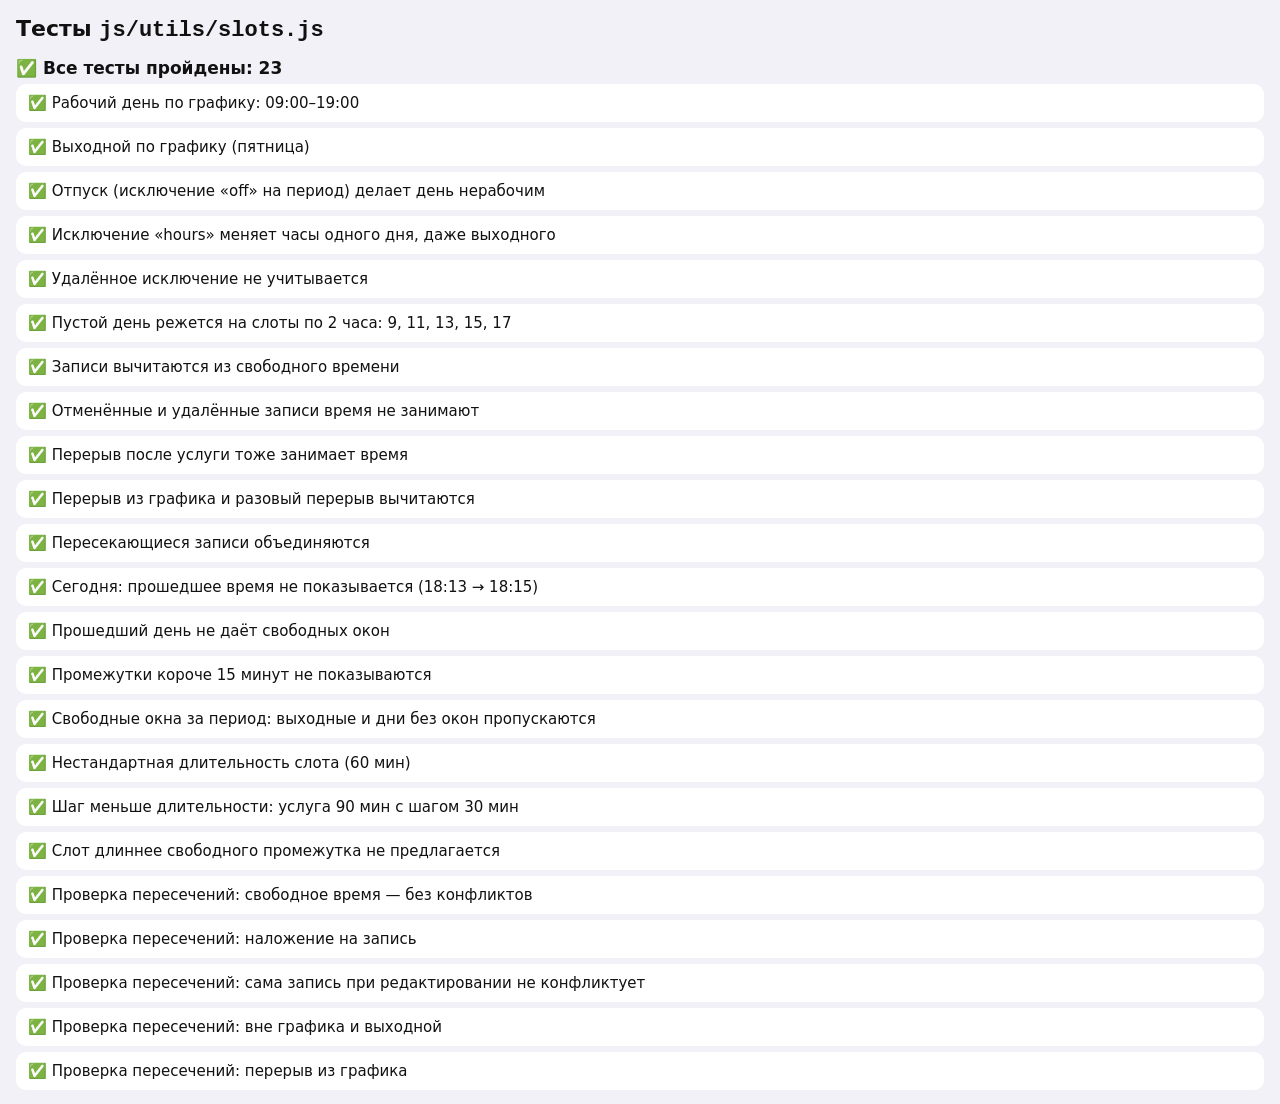
<file: tests/slots.test.html>
<!doctype html>
<html lang="ru">
<head>
  <meta charset="utf-8">
  <meta name="viewport" content="width=device-width, initial-scale=1">
  <title>Тесты: свободные окна</title>
  <style>
    body { font: 15px -apple-system, system-ui, sans-serif; margin: 16px; background: #F2F1F7; color: #111; }
    h1 { font-size: 22px; }
    .t { background: #fff; border-radius: 10px; padding: 10px 12px; margin: 6px 0; }
    .fail { color: #E5484D; }
    pre { margin: 6px 0 0; font-size: 12px; white-space: pre-wrap; color: #8A8A8E; }
    #summary { font-weight: 700; font-size: 17px; }
  </style>
</head>
<body>
  <h1>Тесты <code>js/utils/slots.js</code></h1>
  <div id="summary">Выполняется…</div>
  <div id="out"></div>

  <script type="module">
    import { getDayHours, getFreeIntervals, getFreeSlots, getFreeSlotsRange, findConflicts } from '../js/utils/slots.js';
    import { fromMin } from '../js/utils/dates.js';

    const out = document.getElementById('out');
    let passed = 0, failed = 0;

    function test(name, fn) {
      const row = document.createElement('div');
      row.className = 't';
      try {
        fn();
        passed++;
        row.textContent = '✅ ' + name;
      } catch (e) {
        failed++;
        row.className += ' fail';
        row.innerHTML = '❌ ' + name + '<pre></pre>';
        row.querySelector('pre').textContent = e.message;
      }
      out.appendChild(row);
    }

    function eq(actual, expected) {
      const a = JSON.stringify(actual), b = JSON.stringify(expected);
      if (a !== b) throw new Error(`ожидалось ${b}\nполучено  ${a}`);
    }

    const times = (arr) => arr.map(fromMin);
    const intervals = (arr) => arr.map((i) => `${fromMin(i.start)}-${fromMin(i.end)}`);

    // График: пн–чт 09:00–19:00, пт–вс выходные. В среду перерыв 13:00–14:00.
    const schedule = [
      { weekday: 0, isWorking: true, start: '09:00', end: '19:00', breaks: [] },
      { weekday: 1, isWorking: true, start: '09:00', end: '19:00', breaks: [] },
      { weekday: 2, isWorking: true, start: '09:00', end: '19:00', breaks: [{ start: '13:00', end: '14:00' }] },
      { weekday: 3, isWorking: true, start: '09:00', end: '19:00', breaks: [] },
      { weekday: 4, isWorking: false, start: '09:00', end: '19:00', breaks: [] },
      { weekday: 5, isWorking: false, start: '09:00', end: '19:00', breaks: [] },
      { weekday: 6, isWorking: false, start: '09:00', end: '19:00', breaks: [] },
    ];
    // 2026-11-16 — понедельник. «Сейчас» — воскресенье 15 ноября, чтобы вся неделя была в будущем.
    const MON = '2026-11-16', TUE = '2026-11-17', WED = '2026-11-18', FRI = '2026-11-20';
    const before = new Date(2026, 10, 15, 12, 0);

    test('Рабочий день по графику: 09:00–19:00', () => {
      const h = getDayHours(MON, schedule, []);
      eq([h.working, fromMin(h.start), fromMin(h.end)], [true, '09:00', '19:00']);
    });

    test('Выходной по графику (пятница)', () => {
      eq(getDayHours(FRI, schedule, []).working, false);
    });

    test('Отпуск (исключение «off» на период) делает день нерабочим', () => {
      const ex = [{ kind: 'off', dateFrom: MON, dateTo: TUE }];
      eq([getDayHours(MON, schedule, ex).working, getDayHours(TUE, schedule, ex).working, getDayHours(WED, schedule, ex).working], [false, false, true]);
    });

    test('Исключение «hours» меняет часы одного дня, даже выходного', () => {
      const ex = [{ kind: 'hours', dateFrom: FRI, dateTo: FRI, start: '10:00', end: '14:00' }];
      const h = getDayHours(FRI, schedule, ex);
      eq([h.working, fromMin(h.start), fromMin(h.end)], [true, '10:00', '14:00']);
    });

    test('Удалённое исключение не учитывается', () => {
      const ex = [{ kind: 'off', dateFrom: MON, dateTo: MON, deleted: true }];
      eq(getDayHours(MON, schedule, ex).working, true);
    });

    test('Пустой день режется на слоты по 2 часа: 9, 11, 13, 15, 17', () => {
      const hours = getDayHours(MON, schedule, []);
      eq(times(getFreeSlots({ date: MON, hours, now: before })), ['09:00', '11:00', '13:00', '15:00', '17:00']);
    });

    test('Записи вычитаются из свободного времени', () => {
      const hours = getDayHours(MON, schedule, []);
      const appts = [{ id: 'a', date: MON, start: 540, duration: 120, status: 'scheduled' }];
      eq(intervals(getFreeIntervals({ date: MON, hours, appointments: appts, now: before })), ['11:00-19:00']);
      eq(times(getFreeSlots({ date: MON, hours, appointments: appts, now: before })), ['11:00', '13:00', '15:00', '17:00']);
    });

    test('Отменённые и удалённые записи время не занимают', () => {
      const hours = getDayHours(MON, schedule, []);
      const appts = [
        { id: 'a', date: MON, start: 540, duration: 120, status: 'cancelled' },
        { id: 'b', date: MON, start: 660, duration: 120, status: 'scheduled', deleted: true },
      ];
      eq(intervals(getFreeIntervals({ date: MON, hours, appointments: appts, now: before })), ['09:00-19:00']);
    });

    test('Перерыв после услуги тоже занимает время', () => {
      const hours = getDayHours(MON, schedule, []);
      const appts = [{ id: 'a', date: MON, start: 540, duration: 90, breakAfter: 15, status: 'scheduled' }];
      eq(intervals(getFreeIntervals({ date: MON, hours, appointments: appts, now: before })), ['10:45-19:00']);
    });

    test('Перерыв из графика и разовый перерыв вычитаются', () => {
      const hours = getDayHours(WED, schedule, []);
      const brk = [{ id: 'b', date: WED, start: 1020, end: 1080 }]; // 17:00–18:00
      eq(intervals(getFreeIntervals({ date: WED, hours, breaks: brk, now: before })), ['09:00-13:00', '14:00-17:00', '18:00-19:00']);
      eq(times(getFreeSlots({ date: WED, hours, breaks: brk, now: before })), ['09:00', '11:00', '14:00']);
    });

    test('Пересекающиеся записи объединяются', () => {
      const hours = getDayHours(MON, schedule, []);
      const appts = [
        { id: 'a', date: MON, start: 540, duration: 120, status: 'scheduled' },
        { id: 'b', date: MON, start: 600, duration: 120, status: 'confirmed' },
      ];
      eq(intervals(getFreeIntervals({ date: MON, hours, appointments: appts, now: before })), ['12:00-19:00']);
    });

    test('Сегодня: прошедшее время не показывается (18:13 → 18:15)', () => {
      const now = new Date(2026, 10, 16, 18, 13);
      const hours = getDayHours(MON, schedule, []);
      const appts = [{ id: 'a', date: MON, start: 540, duration: 120, status: 'scheduled' }];
      eq(intervals(getFreeIntervals({ date: MON, hours, appointments: appts, now })), ['18:15-19:00']);
      eq(getFreeSlots({ date: MON, hours, appointments: appts, now }), []);
    });

    test('Прошедший день не даёт свободных окон', () => {
      const now = new Date(2026, 10, 17, 8, 0);
      const hours = getDayHours(MON, schedule, []);
      eq(getFreeIntervals({ date: MON, hours, now }), []);
    });

    test('Промежутки короче 15 минут не показываются', () => {
      const hours = getDayHours(MON, schedule, []);
      const appts = [
        { id: 'a', date: MON, start: 540, duration: 120, status: 'scheduled' },
        { id: 'b', date: MON, start: 670, duration: 530, status: 'scheduled' }, // 11:10–20:00
      ];
      eq(getFreeIntervals({ date: MON, hours, appointments: appts, now: before }), []);
    });

    test('Свободные окна за период: выходные и дни без окон пропускаются', () => {
      const appts = [{ id: 'a', date: TUE, start: 540, duration: 600, status: 'scheduled' }];
      const r = getFreeSlotsRange({ from: MON, to: '2026-11-22', schedule, appointments: appts, now: before });
      eq(r.map((d) => d.date), [MON, WED, '2026-11-19']);
    });

    test('Нестандартная длительность слота (60 мин)', () => {
      const hours = getDayHours(MON, schedule, [{ kind: 'hours', dateFrom: MON, dateTo: MON, start: '09:00', end: '12:00' }]);
      eq(times(getFreeSlots({ date: MON, hours, now: before, slotDuration: 60 })), ['09:00', '10:00', '11:00']);
    });

    test('Шаг меньше длительности: услуга 90 мин с шагом 30 мин', () => {
      const hours = getDayHours(MON, schedule, [{ kind: 'hours', dateFrom: MON, dateTo: MON, start: '09:00', end: '12:00' }]);
      eq(times(getFreeSlots({ date: MON, hours, now: before, slotDuration: 90, step: 30 })), ['09:00', '09:30', '10:00', '10:30']);
    });

    test('Слот длиннее свободного промежутка не предлагается', () => {
      const hours = getDayHours(MON, schedule, []);
      const appts = [{ id: 'a', date: MON, start: 600, duration: 540, status: 'scheduled' }]; // 10:00–19:00
      eq(getFreeSlots({ date: MON, hours, appointments: appts, now: before, slotDuration: 90, step: 30 }), []);
    });

    test('Проверка пересечений: свободное время — без конфликтов', () => {
      const hours = getDayHours(MON, schedule, []);
      const r = findConflicts({ date: MON, start: 660, duration: 60 }, { hours, appointments: [{ id: 'a', date: MON, start: 540, duration: 120, status: 'scheduled' }] });
      eq(r.ok, true);
    });

    test('Проверка пересечений: наложение на запись', () => {
      const hours = getDayHours(MON, schedule, []);
      const r = findConflicts({ date: MON, start: 600, duration: 60 }, { hours, appointments: [{ id: 'a', date: MON, start: 540, duration: 120, status: 'scheduled' }] });
      eq([r.ok, r.overlaps.length], [false, 1]);
    });

    test('Проверка пересечений: сама запись при редактировании не конфликтует', () => {
      const hours = getDayHours(MON, schedule, []);
      const r = findConflicts({ date: MON, start: 600, duration: 60, excludeId: 'a' }, { hours, appointments: [{ id: 'a', date: MON, start: 540, duration: 120, status: 'scheduled' }] });
      eq(r.ok, true);
    });

    test('Проверка пересечений: вне графика и выходной', () => {
      const hours = getDayHours(MON, schedule, []);
      eq(findConflicts({ date: MON, start: 1080, duration: 120 }, { hours }).outsideHours, true);
      eq(findConflicts({ date: FRI, start: 600, duration: 60 }, { hours: getDayHours(FRI, schedule, []) }).dayOff, true);
    });

    test('Проверка пересечений: перерыв из графика', () => {
      const hours = getDayHours(WED, schedule, []);
      eq(findConflicts({ date: WED, start: 750, duration: 60 }, { hours }).breakOverlap, true);
    });

    const s = document.getElementById('summary');
    s.textContent = failed ? `❌ Провалено: ${failed}, пройдено: ${passed}` : `✅ Все тесты пройдены: ${passed}`;
    s.className = failed ? 'fail' : '';
    document.title = failed ? 'FAIL' : 'PASS';
  </script>
</body>
</html>
</file>
